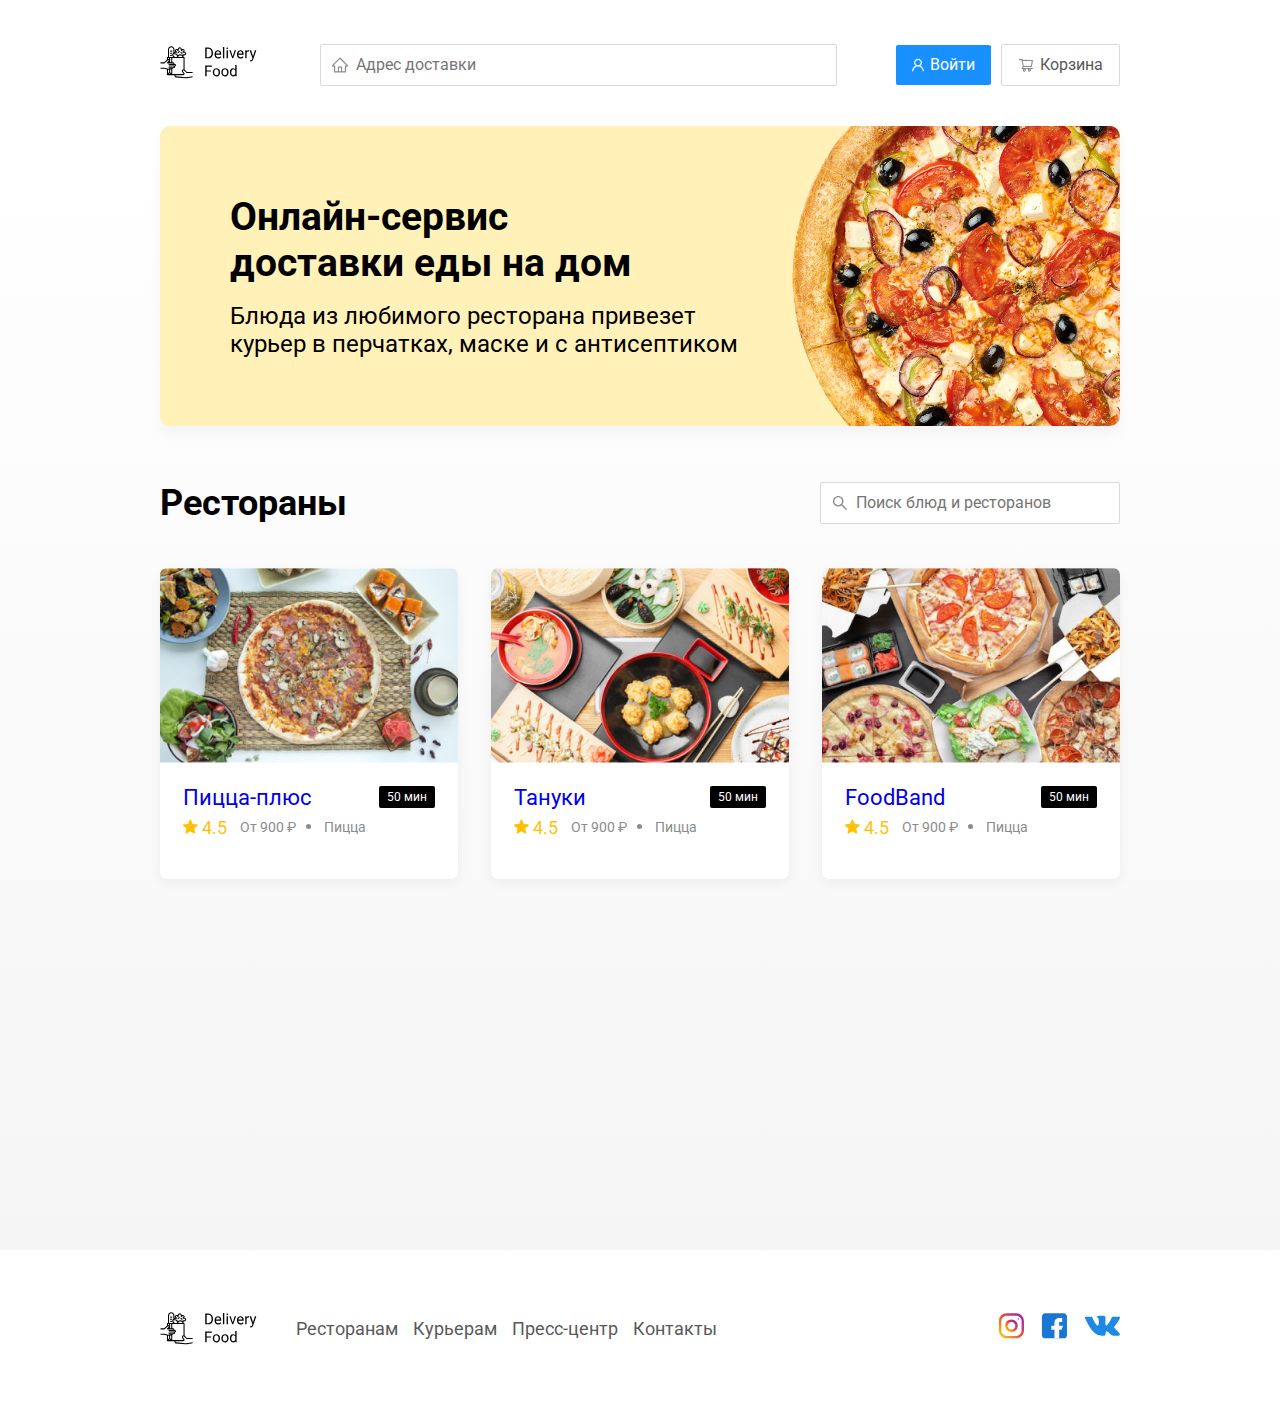
<file: index.html>
<!DOCTYPE html>
<html lang="ru">

<head>
  <meta charset="UTF-8">
  <meta name="viewport" content="width=device-width, initial-scale=1.0">
  <link href="https://fonts.googleapis.com/css?family=Roboto:400,700&display=swap&subset=cyrillic" rel="stylesheet">
  <link rel="stylesheet" href="css/normalize.css">
  <link rel="stylesheet" href="css/animate.css">
  <link rel="stylesheet" href="css/style.css">
  <title>Delivery Food</title>
</head>

<body>

  <header class="header">
    <div class="container">
      <div class="header__menu">

        <a href="index.html" class="logo wow slideInLefty"><img src="img/logo.svg" alt="Лого"></a>

        <input type="text" class="input input-address" placeholder="Адрес доставки">

        <div class="buttons">
          <button class="button button-primary">
            <img src="img/user.svg" alt="пользователь" class="button-icon"><span
              class="button-text">Войти</span></button>
          <button class="button" id="cart-button">
            <img src="img/shopping-cart.svg" alt="корзина" class="button-icon"><span
              class="button-text">Корзина</span></button>
        </div>

      </div>
      <!-- /header__menu -->
    </div>
    <!-- /container -->
  </header>


  <main class="main">

    <section class="promo">
      <div class="container">
        <div class="promo-banner">
          <h1 class="promo-title">Онлайн-сервис <br>доставки еды на дом</h1>
          <p class="promo-text">Блюда из любимого ресторана привезет курьер в перчатках, маске и с антисептиком</p>
        </div>
      </div>
    </section>

    <section class="restaurants">
      <div class="container">
        <div class="section-heading">
          <h2 class="section-title">Рестораны</h2>
          <input type="text" class="input input-search" placeholder="Поиск блюд и ресторанов">
        </div>

        <div class="cards">

          <a href="restaurant.html" class="card wow fadeInUp" data-wow-delay="0.2s">
            <img src="img/card1-img.jpg" alt="пицца" class="card-image">
            <div class="card-text">
              <div class="card-heading">
                <h3 class="card-title">Пицца-плюс</h3>
                <span class="card-tag tag">50 мин</span>
              </div>
              <!-- /.card-heading -->
              <div class="card-info">
                <div class="rating">
                  <img src="img/rating.svg" alt="рейтинг" class="rating-star"> 4.5</div>
                <div class="price">От 900 ₽</div>
                <div class="category">Пицца</div>
              </div>
              <!-- /.card-info -->
            </div>
          </a>
          <!-- /.card -->


          <a href="restaurant.html" class="card wow fadeInUp" data-wow-delay="0.4s">
            <img src="img/card2-img.jpg" alt="пицца" class="card-image">
            <div class="card-text">
              <div class="card-heading">
                <h3 class="card-title">Тануки</h3>
                <span class="card-tag tag">50 мин</span>
              </div>
              <!-- /.card-heading -->
              <div class="card-info">
                <div class="rating">
                  <img src="img/rating.svg" alt="рейтинг" class="rating-star"> 4.5</div>
                <div class="price">От 900 ₽</div>
                <div class="category">Пицца</div>
              </div>
              <!-- /.card-info -->
            </div>
          </a>
          <!-- /.card -->


          <a href="restaurant.html" class="card wow fadeInUp" data-wow-delay="0.6s">
            <img src="img/card3-img.jpg" alt="пицца" class="card-image">
            <div class="card-text">
              <div class="card-heading">
                <h3 class="card-title">FoodBand</h3>
                <span class="card-tag tag">50 мин</span>
              </div>
              <!-- /.card-heading -->
              <div class="card-info">
                <div class="rating">
                  <img src="img/rating.svg" alt="рейтинг" class="rating-star"> 4.5</div>
                <div class="price">От 900 ₽</div>
                <div class="category">Пицца</div>
              </div>
              <!-- /.card-info -->
            </div>
          </a>
          <!-- /.card -->


          <a href="restaurant.html" class="card wow fadeInUp" data-wow-delay="0.2s">
            <img src="img/card4-img.jpg" alt="пицца" class="card-image">
            <div class="card-text">
              <div class="card-heading">
                <h3 class="card-title">Жадина-пицца</h3>
                <span class="card-tag tag">50 мин</span>
              </div>
              <!-- /.card-heading -->
              <div class="card-info">
                <div class="rating">
                  <img src="img/rating.svg" alt="рейтинг" class="rating-star"> 4.5</div>
                <div class="price">От 900 ₽</div>
                <div class="category">Пицца</div>
              </div>
              <!-- /.card-info -->
            </div>
          </a>
          <!-- /.card -->


          <a href="restaurant.html" class="card wow fadeInUp" data-wow-delay="0.4s">
            <img src="img/card5-img.jpg" alt="пицца" class="card-image">
            <div class="card-text">
              <div class="card-heading">
                <h3 class="card-title">Точка еды</h3>
                <span class="card-tag tag">50 мин</span>
              </div>
              <!-- /.card-heading -->
              <div class="card-info">
                <div class="rating">
                  <img src="img/rating.svg" alt="рейтинг" class="rating-star"> 4.5</div>
                <div class="price">От 900 ₽</div>
                <div class="category">Пицца</div>
              </div>
              <!-- /.card-info -->
            </div>
          </a>
          <!-- /.card -->


          <a href="restaurant.html" class="card wow fadeInUp" data-wow-delay="0.6s">
            <img src="img/card6-img.jpg" alt="пицца" class="card-image">
            <div class="card-text">
              <div class="card-heading">
                <h3 class="card-title">PizzaBurger</h3>
                <span class="card-tag tag">50 мин</span>
              </div>
              <!-- /.card-heading -->
              <div class="card-info">
                <div class="rating">
                  <img src="img/rating.svg" alt="рейтинг" class="rating-star"> 4.5</div>
                <div class="price">От 900 ₽</div>
                <div class="category">Пицца</div>
              </div>
              <!-- /.card-info -->
            </div>
          </a>
          <!-- /.card -->

        </div>
        <!-- /.cards -->
      </div>
    </section>
  </main>

  <footer class="footer">
    <div class="container">
      <div class="footer-elements">
        <img src="img/logo.svg" alt="Лого" class="footer-logo">
        <div class="footer-menu">
          <a href="#" class="menu-items">Ресторанам </a>
          <a href="#" class="menu-items">Курьерам</a>
          <a href="#" class="menu-items">Пресс-центр</a>
          <a href="#" class="menu-items">Контакты</a>
        </div>

        <div class="social">
          <a href="" class="social-link">
            <img src="img/instagram.svg" alt="инстаграм"></a>
          <a href="" class="social-link"> <img src="img/facebook.svg" alt="фейсбук"></a>
          <a href="" class="social-link"><img src="img/vk.svg" alt="вконтакте"></a>
        </div>
      </div>
    </div>
  </footer>

  <div class="modal">
    <div class="modal-dialog">
      <div class="modal-header">
        <h3 class="modal-title">Корзина</h3>
        <!-- /.modal-title -->
        <button class="close">&times;</button>
      </div>
      <!-- /.modal-header -->
      <div class="modal-body">
        <div class="food-row">
          <span class="food-name">
            Ролл угорь стандарт
          </span>
          <strong class="food-price">250 ₽</strong>
          <div class="food-counter">
            <button class="counter-button">-</button>
            <span class="counter">1</span>
            <button class="counter-button">+</button>
          </div>
        </div>
        <!-- /.foods-row -->
        <div class="food-row">
          <span class="food-name">
            Ролл угорь стандарт
          </span>
          <strong class="food-price">250 ₽</strong>
          <div class="food-counter">
            <button class="counter-button">-</button>
            <span class="counter">1</span>
            <button class="counter-button">+</button>
          </div>
        </div>
        <!-- /.foods-row -->
        <div class="food-row">
          <span class="food-name">
            Ролл угорь стандарт
          </span>
          <strong class="food-price">250 ₽</strong>
          <div class="food-counter">
            <button class="counter-button">-</button>
            <span class="counter">1</span>
            <button class="counter-button">+</button>
          </div>
        </div>
        <!-- /.foods-row -->
        <div class="food-row">
          <span class="food-name">
            Ролл угорь стандарт
          </span>
          <strong class="food-price">250 ₽</strong>
          <div class="food-counter">
            <button class="counter-button">-</button>
            <span class="counter">1</span>
            <button class="counter-button">+</button>
          </div>
        </div>
        <!-- /.foods-row -->
        <div class="food-row">
          <span class="food-name">
            Ролл угорь стандарт
          </span>
          <strong class="food-price">250 ₽</strong>
          <div class="food-counter">
            <button class="counter-button">-</button>
            <span class="counter">1</span>
            <button class="counter-button">+</button>
          </div>
        </div>
        <!-- /.foods-row -->


      </div>
      <!-- /.modal-body -->
      <div class="modal-footer">
        <span class="modal-pricetag">1250 ₽</span>
         <div class="footer-buttons">
           <button class="button button-primary">Оформить заказ</button>
           <button class="button">Отмена</button>
         </div>
      </div>
      <!-- /.modal-footer -->
    </div>
  </div>
  <script src="js/wow.min.js"></script>
  <script src="js/main.js"></script>
</body>
</html>
</file>
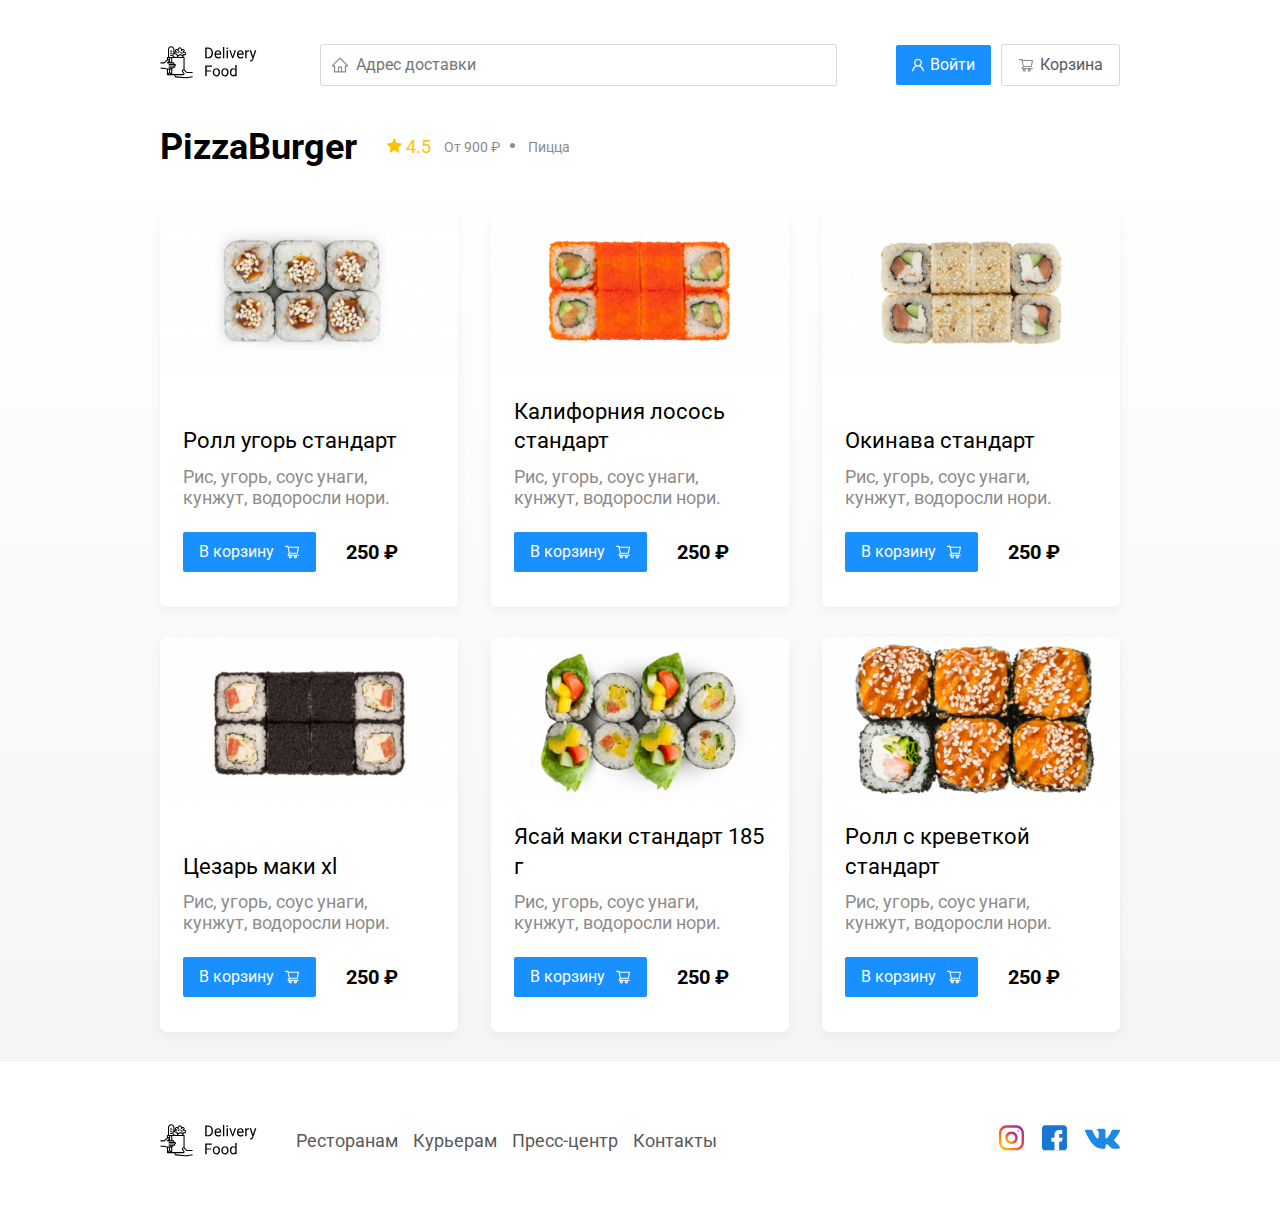
<file: restaurant.html>
<!DOCTYPE html>
<html lang="ru">

<head>
  <meta charset="UTF-8">
  <meta name="viewport" content="width=device-width, initial-scale=1.0">
  <link href="https://fonts.googleapis.com/css?family=Roboto:400,700&display=swap&subset=cyrillic" rel="stylesheet">
  <link rel="stylesheet" href="css/normalize.css">
  <link rel="stylesheet" href="css/animate.css">
  <link rel="stylesheet" href="css/style.css">
  <title>Pizza Burger</title>
</head>

<body>

  <header class="header">
    <div class="container">
      <div class="header__menu">

        <a href="index.html" class="logo wow slideInLeft"><img src="img/logo.svg" alt="Лого" ></a>

        <input type="text" class="input input-address " placeholder="Адрес доставки">

        <div class="buttons">
          <button class="button button-primary">
            <img src="img/user.svg" alt="пользователь" class="button-icon"><span
              class="button-text">Войти</span></button>
          <button class="button" id="cart-button">
            <img src="img/shopping-cart.svg" alt="корзина" class="button-icon"><span
              class="button-text">Корзина</span></button>
        </div>

      </div>
      <!-- /header__menu -->
    </div>
    <!-- /container -->
  </header>


  <main class="main">
  
    <section class="restaurants">
      <div class="container">
        <div class="section-heading">
          <h2 class="section-title">PizzaBurger</h2>
          <div class="card-info">
            <div class="rating">
              <img src="img/rating.svg" alt="рейтинг" class="rating-star"> 4.5</div>
            <div class="price">От 900 ₽</div>
            <div class="category">Пицца</div>
          </div>
          <!-- /.card-info -->
        </div>
  
        <div class="cards">
  
          <div class="card wow fadeInUp" data-wow-delay="0.2s">
            <img src="img/restaurant/restaurant_1.jpg" alt="пицца" class="card-image">
            <div class="card-text">
              <div class="card-heading">
                <h3 class="card-title card-title-reg">Ролл угорь стандарт</h3>                
              </div>
              <!-- /.card-heading -->
              <div class="card-info restaurant-card-info">                
                <div class="ingredients">Рис, угорь, соус унаги, кунжут, водоросли нори.</div>
              </div>
              <!-- /.card-info -->
              <div class="card-buttons">
                <button class="button button-primary card-button">
                  <span class="button-card-text">В корзину</span>
                  <img src="img/shopping-cart-white.svg" alt="shopping cart" class="button-card-image">
                </button>
                <strong class="card-price-bold">250 ₽</strong>
                
              </div>
            </div>
          </div>
          <!-- /.card -->
  
  
          <div class="card wow fadeInUp" data-wow-delay="0.4s">
            <img src="img/restaurant/restaurant_2.jpg" alt="пицца" class="card-image">
            <div class="card-text">
              <div class="card-heading">
                <h3 class="card-title card-title-reg">Калифорния лосось стандарт</h3>                
              </div>
              <!-- /.card-heading -->
              <div class="card-info restaurant-card-info">                
                <div class="ingredients">Рис, угорь, соус унаги, кунжут, водоросли нори.</div>
              </div>
              <!-- /.card-info -->
              <div class="card-buttons">
                <button class="button button-primary card-button">
                  <span class="button-card-text">В корзину</span>
                  <img src="img/shopping-cart-white.svg" alt="shopping cart" class="button-card-image">
                </button>
                <strong class="card-price-bold">250 ₽</strong>
                
              </div>
            </div>
          </div>
          <!-- /.card -->
  
  
          <div class="card wow fadeInUp" data-wow-delay="0.6s">
            <img src="img/restaurant/restaurant_3.jpg" alt="пицца" class="card-image">
            <div class="card-text">
              <div class="card-heading">
                <h3 class="card-title card-title-reg">Окинава стандарт</h3>                
              </div>
              <!-- /.card-heading -->
              <div class="card-info restaurant-card-info">                
                <div class="ingredients">Рис, угорь, соус унаги, кунжут, водоросли нори.</div>
              </div>
              <!-- /.card-info -->
              <div class="card-buttons">
                <button class="button button-primary card-button">
                  <span class="button-card-text">В корзину</span>
                  <img src="img/shopping-cart-white.svg" alt="shopping cart" class="button-card-image">
                </button>
                <strong class="card-price-bold">250 ₽</strong>
                
              </div>
            </div>
          </div>
          <!-- /.card -->
  
  
          <div class="card wow fadeInUp" data-wow-delay="0.2s">
            <img src="img/restaurant/restaurant_4.jpg" alt="пицца" class="card-image">
            <div class="card-text">
              <div class="card-heading">
                <h3 class="card-title card-title-reg">Цезарь маки хl</h3>                
              </div>
              <!-- /.card-heading -->
              <div class="card-info restaurant-card-info">                
                <div class="ingredients">Рис, угорь, соус унаги, кунжут, водоросли нори.</div>
              </div>
              <!-- /.card-info -->
              <div class="card-buttons">
                <button class="button button-primary card-button">
                  <span class="button-card-text">В корзину</span>
                  <img src="img/shopping-cart-white.svg" alt="shopping cart" class="button-card-image">
                </button>
                <strong class="card-price-bold">250 ₽</strong>
                
              </div>
            </div>
          </div>
          <!-- /.card -->
  
  
          <div class="card wow fadeInUp" data-wow-delay="0.4s">
            <img src="img/restaurant/restaurant_5.jpg" alt="пицца" class="card-image">
            <div class="card-text">
              <div class="card-heading">
                <h3 class="card-title card-title-reg">Ясай маки стандарт 185 г</h3>                
              </div>
              <!-- /.card-heading -->
              <div class="card-info restaurant-card-info">                
                <div class="ingredients">Рис, угорь, соус унаги, кунжут, водоросли нори.</div>
              </div>
              <!-- /.card-info -->
              <div class="card-buttons">
                <button class="button button-primary card-button">
                  <span class="button-card-text">В корзину</span>
                  <img src="img/shopping-cart-white.svg" alt="shopping cart" class="button-card-image">
                </button>
                <strong class="card-price-bold">250 ₽</strong>
                
              </div>
            </div>
          </div>
          <!-- /.card -->
  
  
          <div class="card wow fadeInUp" data-wow-delay="0.6s">
            <img src="img/restaurant/restaurant_6.jpg" alt="пицца" class="card-image">
            <div class="card-text">
              <div class="card-heading">
                <h3 class="card-title card-title-reg">Ролл с креветкой стандарт</h3>                
              </div>
              <!-- /.card-heading -->
              <div class="card-info restaurant-card-info">                
                <div class="ingredients">Рис, угорь, соус унаги, кунжут, водоросли нори.</div>
              </div>
              <!-- /.card-info -->
              <div class="card-buttons">
                <button class="button button-primary card-button">
                  <span class="button-card-text">В корзину</span>
                  <img src="img/shopping-cart-white.svg" alt="shopping cart" class="button-card-image">
                </button>
                <strong class="card-price-bold">250 ₽</strong>
                
              </div>
            </div>
          </div>
          <!-- /.card -->
  
        </div>
        <!-- /.cards -->
      </div>
    </section>
  </main>

  <footer class="footer">
    <div class="container">
      <div class="footer-elements">
        <img src="img/logo.svg" alt="Лого" class="footer-logo">
        <div class="footer-menu">
          <a href="#" class="menu-items">Ресторанам </a>
          <a href="#" class="menu-items">Курьерам</a>
          <a href="#" class="menu-items">Пресс-центр</a>
          <a href="#" class="menu-items">Контакты</a>
        </div>

        <div class="social">
          <a href="" class="social-link">
            <img src="img/instagram.svg" alt="инстаграм"></a>
          <a href="" class="social-link"> <img src="img/facebook.svg" alt="фейсбук"></a>
          <a href="" class="social-link"><img src="img/vk.svg" alt="вконтакте"></a>
        </div>
      </div>
    </div>
  </footer>
  <div class="modal">
    <div class="modal-dialog">
      <div class="modal-header">
        <h3 class="modal-title">Корзина</h3>
        <!-- /.modal-title -->
        <button class="close">&times;</button>
      </div>
      <!-- /.modal-header -->
      <div class="modal-body">
        <div class="food-row">
          <span class="food-name">
            Ролл угорь стандарт
          </span>
          <strong class="food-price">250 ₽</strong>
          <div class="food-counter">
            <button class="counter-button">-</button>
            <span class="counter">1</span>
            <button class="counter-button">+</button>
          </div>
        </div>
        <!-- /.foods-row -->
        <div class="food-row">
          <span class="food-name">
            Ролл угорь стандарт
          </span>
          <strong class="food-price">250 ₽</strong>
          <div class="food-counter">
            <button class="counter-button">-</button>
            <span class="counter">1</span>
            <button class="counter-button">+</button>
          </div>
        </div>
        <!-- /.foods-row -->
        <div class="food-row">
          <span class="food-name">
            Ролл угорь стандарт
          </span>
          <strong class="food-price">250 ₽</strong>
          <div class="food-counter">
            <button class="counter-button">-</button>
            <span class="counter">1</span>
            <button class="counter-button">+</button>
          </div>
        </div>
        <!-- /.foods-row -->
        <div class="food-row">
          <span class="food-name">
            Ролл угорь стандарт
          </span>
          <strong class="food-price">250 ₽</strong>
          <div class="food-counter">
            <button class="counter-button">-</button>
            <span class="counter">1</span>
            <button class="counter-button">+</button>
          </div>
        </div>
        <!-- /.foods-row -->
        <div class="food-row">
          <span class="food-name">
            Ролл угорь стандарт
          </span>
          <strong class="food-price">250 ₽</strong>
          <div class="food-counter">
            <button class="counter-button">-</button>
            <span class="counter">1</span>
            <button class="counter-button">+</button>
          </div>
        </div>
        <!-- /.foods-row -->


      </div>
      <!-- /.modal-body -->
      <div class="modal-footer">
        <span class="modal-pricetag">1250 ₽</span>
         <div class="footer-buttons">
           <button class="button button-primary">Оформить заказ</button>
           <button class="button">Отмена</button>
         </div>
      </div>
      <!-- /.modal-footer -->
    </div>
  </div>
  <script src="js/wow.min.js"></script>
  <script src="js/main.js"></script>
</body>

</html>
</file>
<file: css/style.css>
*, *::before, *::after {
  box-sizing: border-box;
}

body {
  font-family: 'Roboto', sans-serif;
}

.container {
  max-width: 1200px;
  margin: auto;
}

.header {
  margin-top: 44px;
  margin-bottom: 40px;
}

.header__menu {
  display: flex;
  align-items: center;
  justify-content: space-between;
}

.input {
  background: #FFFFFF;
  border: 1px solid #D9D9D9;  
  border-radius: 2px;
  font-size: 16px;
  line-height: 24px;
  padding: 8px;
  padding-left: 35px;
  background-repeat: no-repeat;
  background-position: left 11px center;
}

.input-address {  
  flex: 0.8;
  background-image: url(../img/input-label.svg);
}

.buttons {
  display: flex;
  align-items: center;
}

.button {
  padding: 8px 16px;
  background: #FFFFFF;
  border: 1px solid #D9D9D9;
  box-sizing: border-box;
  box-shadow: 0px 0px 2px rgba(0, 0, 0, 0.0015);
  border-radius: 2px;
  color: #595959;
  font-size: 16px;
  line-height: 24px;
  display: flex;
  align-items: center;
}

.button-primary {
  background: #1890FF;
  color: #ffffff;
  border: #1890FF;
  margin-right: 10px;
}

.button-card-text {
  margin-right: 10px;
}

.button-icon {
  margin-right: 6px;
}

/* .button-text {
} */

.promo {
  margin-bottom: 56px;
}

.promo-banner {
  box-shadow: 0px 7px 12px rgba(158, 158, 163, 0.1);
  background: #FFF1B8 url("../img/promo-pizza.png");
  background-size: 800px;
  border-radius: 10px;
  padding: 68px 70px;  
  background-repeat: no-repeat;
  background-position: bottom right -175px; 
}

.promo-title {
  margin: 0;
  margin-bottom: 16px;
  font-size: 39px;
  line-height: 46px;
}

.promo-text {
  margin: 0;
  font-size: 24px;
  line-height: 28px;
  max-width: 540px;
}

.input-search {
  background-image: url(../img/search.svg);
  width: 300px;
  margin-left: auto;
}

.section-heading {
  display: flex;
  align-items: center;
  /* justify-content: space-between; */
  margin-bottom: 44px;
}

.section-title {
  margin: 0;
  font-weight: bold;
  font-size: 36px;
  line-height: 42px;
  color: #000000;
  margin-right: 30px;
}

/* CARDS */
.cards {
  display: flex;
  flex-wrap: wrap;
  align-items: stretch;
  justify-content: space-between;
}

.card {
  background: #FFFFFF;
  box-shadow: 0px 4px 12px rgba(0, 0, 0, 0.05);
  border-radius: 7px;
  overflow: hidden;
  margin-bottom: 30px;
  flex-basis: 31%;
  text-decoration: none;
  display: flex;
  flex-direction: column;
  justify-content: space-between;
}

.card-image {
  /* max-width: 384px;
  max-height: 250px; */
  width: 100%;
  object-fit: cover
}

.card-text {
  padding: 20px 23px 35px;
}

.card-heading {
  display: flex;
  align-items: center;
  justify-content: space-between;
  flex-wrap: wrap;
}

.card-title {
  margin: 0;
  font-size: 24px;
  line-height: 1.33;
}

.card-title {
  font-weight: normal;
}

.card-tag {
  font-size: 12px;
  line-height: 1.67;
  color: #ffffff;
  background-color: #000000;
  border-radius: 2px;
  padding: 1px 8px;
}

.card-info {
  display: flex;
  align-items: center;
  flex-wrap: wrap;
}

.restaurant-card-info {
  margin-bottom: 24px;
}

.card-price-bold {
  font-weight: bold;
  font-size: 20px;
  line-height: 32px;  
}

.card-buttons {
  display: flex;  
  align-items: center;
  flex-wrap: wrap;
}

.card-button {
  margin-right: 30px;
}

.rating {
  margin-right: 26px;
  color: #FFC107;
  font-size: 18px;
  line-height: 1.78;
}

.price, .category {
  font-size: 18px;
  line-height: 1.78;
  color: #8C8C8C;
}

.categoy {
  text-overflow: ellipsis;
  overflow: hidden;
  white-space: nowrap;
}

.card-title-reg {
  margin-bottom: 10px;
}

.ingredients {
  color: #8C8C8C;
  font-size: 18px;
  line-height: 21px;
}

.price {
  margin-right: 13px;
}
.price::after {
  content: "";
  width: 5px;
  height: 5px;
  background-color: #8C8C8C;
  display: inline-block;
  border-radius: 50px;
  vertical-align: middle;
  margin-left: 10px;
  margin-bottom: 4px;
}

.footer-elements {
  padding: 60px 0;
  display: flex;
  align-items: center;  
}

.footer-logo {
  margin-right: 35px;
}

.footer-menu {
  flex-wrap: wrap;
  display: flex;
}

.social {
  margin-left: auto;
  display: flex;
  align-items: center;
}

.social-link {
  margin-left: 17px;
}


.menu-items {
  text-decoration: none;
  font-size: 18px;
  line-height: 21px;
  color: #595959;
 }
 .menu-items:not(:last-child) {
  margin-right: 15px;
}

.main {
  background: linear-gradient(180deg, rgba(245, 245, 245, 0) 1.04%, #F5F5F5 100%);
}

.modal {
  position: fixed;
  left: 0;
  top: 0;
  width: 100%;
  height: 100%;
  background: rgba(0, 0, 0, 0.4);  
  /* display: flex; */
  display: none;
}

.is-open {
  display: flex;
}

.modal-body {
  margin-bottom: 52px;
}

.modal-dialog {
  margin: auto;
  max-width: 780px;
  width: 95%; 
  left: 327.89px;
  top: 364.2px;
  background: #FFFFFF;
  border-radius: 5px;
  padding: 40px 45px;
}

.modal-header {
  display: flex;
  align-items: center;
  justify-content: space-between;
  margin-bottom: 45px;
}

.modal-title {
  margin: 0;
  font-weight: bold;
  font-size: 36px;
  line-height: 42px;
}

.close {
  font-size: 36px;
  border: none;
  background-color: transparent;
}

.food-name {
  font-size: 18px;
  line-height: 1.78
}

.food-price {
  font-weight: bold;
}

.food-row {
  display: flex;
  align-items: center;
  justify-content: space-between;
  padding-bottom: 8px;
  border-bottom: 1px solid #D9D9D9;
  margin-bottom: 15px;
}

.food-price {
  margin-left: auto;
  margin-right: 47px;
}

.food-counter {
  display: flex;
  align-items: center;
  padding-right: 5px;
}

.counter {
  font-size: 16px;
  line-height: 24px;
  margin-left: 10px;
  margin-right: 10px;
}

.counter-button {  
  background: #FFFFFF;
  border: 1px solid #40A9FF;
  box-sizing: border-box;
  border-radius: 2px;
  width: 39px;
  height: 32px;
  font-size: 14px;
  line-height: 22px;
  color: #40A9FF;
}

.modal-footer {
  display: flex;
  align-items: center;
  justify-content: space-between;
}

.footer-buttons {
  display: flex;
  align-items: center;
}

.modal-pricetag {
  background: #262626;
  border-radius: 5px;
  color: #FAFAFA;
  padding: 15px 20px;
  font-size: 20px;
  line-height: 23px;
}

/* Медиа запросы */

@media (max-width: 1366px) {
  .container {
    max-width: 960px;
  }
  
  .promo-banner {
    background-size: 700px;
    background-position: center right -250px;
  }

  .card-title {
    font-size: 22px;
  }
  .category, .price {
    font-size: 14px;
  }

  .rating {
    margin-right: 13px;
  }
}

@media (max-width: 992px) {
  .container {
    max-width: 750px;
  }

  .promo-banner {
    padding: 50px;
    background-size: 500px;
    background-position: center right -200px;
  }

  .promo-text {
    font-size: 18px;
    max-width: 400px;
  }

  .card {
    flex-basis: 49%;
  }

  .menu-items {
    font-size: 16px;

  }
}

@media (max-width: 768px) {
  .container {
    max-width: 600px;
  }

  .promo-banner {
    background-size: 440px;
  }
  .promo-title {
    font-size: 24px;
    line-height: 1.3;
  }

  .promo-text {
    font-size: 17px;
    line-height: 1.3;
    max-width: 380px;
  }
  
  .card-info {
    flex-wrap: wrap;
  }
  .card .rating {
    flex-basis: 100%;
  }

  .card-title {
    font-size: 18px;
  }
}

@media (max-width: 600px) {
  .container {
    max-width: 90%;
  }

  .header__menu {
    flex-wrap: wrap;
  }

  .input-address {
    margin-top: 15px;
    order: 5;
    flex: 1;
  }
  .promo-banner {
    background-position: top -175px right -175px;
  }

  .promo-title {
    margin-bottom: 10px;
  }

  .section-title {
    font-size: 20px;
  }

  .card {
    flex-basis: 100%;
  }

  .footer-menu {
    order: 0;
    display: flex;
    flex-direction: column;
  }
  .footer-logo {
    order: 1;
    margin-right: 0;
  }

  .social {
    order: 3;    
    margin-left: 0;
  }

  .footer-elements {
    padding: 30px 0;
    justify-content: space-between;
  }

  .footer-elements .menu-items {
    margin-right: 0;
  }
}

@media (max-width: 479px) {
  .footer-elements {
    flex-wrap: wrap;
    flex-direction: column;        
  }

  .footer-logo {
    order: 0;
    margin-bottom: 15px;
  }

  .footer-menu {
    margin-bottom: 15px;
    text-align: center;
  }

  .section-heading {
    flex-wrap: wrap;
  }

  .promo-banner {
    padding: 30px 20px;
    background-size: 200px;
    background-position: bottom -50px right -100px;
  }

  .promo-text {
    max-width: 290px;
  }

  .button-text {
    display: none;
  }

  .button {
    min-height: 40px;
  }

  .button-icon {
    margin-right: 0;
  }
}
</file>
